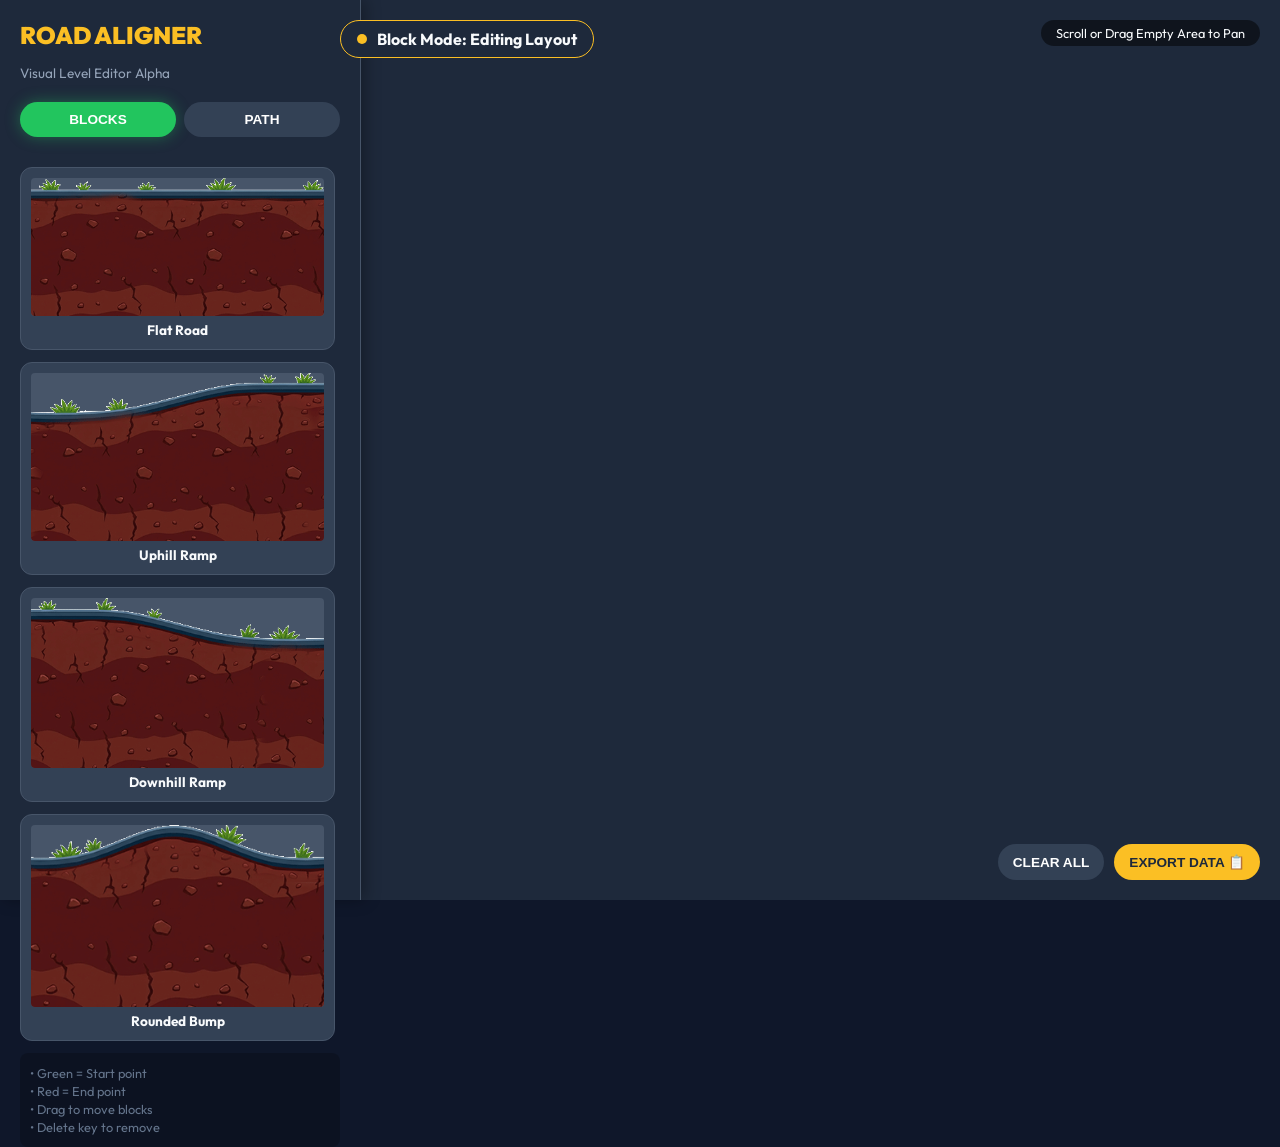
<file: road_aligner.html>
<!DOCTYPE html>
<html lang="en">

<head>
    <meta charset="UTF-8">
    <meta name="viewport" content="width=device-width, initial-scale=1.0">
    <title>Road Aligner Alpha – Senaro Avurudu Game</title>
    <link href="https://fonts.googleapis.com/css2?family=Outfit:wght@300;400;700;900&display=swap" rel="stylesheet">
    <style>
        :root {
            --bg: #0f172a;
            --sidebar-bg: #1e293b;
            --accent: #fbbf24;
            --accent-glow: rgba(251, 191, 36, 0.4);
            --text: #f8fafc;
            --panel: #334155;
            --border: #475569;
        }

        body {
            margin: 0;
            padding: 0;
            background-color: var(--bg);
            color: var(--text);
            font-family: 'Outfit', sans-serif;
            display: flex;
            height: 100vh;
            overflow: hidden;
        }

        /* --- Sidebar --- */
        #sidebar {
            width: 320px;
            background-color: var(--sidebar-bg);
            border-right: 1px solid var(--border);
            display: flex;
            flex-direction: column;
            padding: 20px;
            box-shadow: 4px 0 15px rgba(0, 0, 0, 0.3);
            z-index: 50;
        }

        h1 {
            font-size: 1.5rem;
            font-weight: 900;
            margin: 0;
            color: var(--accent);
            text-transform: uppercase;
        }

        .subtitle {
            font-size: 0.85rem;
            color: #94a3b8;
            margin-bottom: 20px;
        }

        .btn {
            background-color: var(--accent);
            color: #1e293b;
            border: none;
            padding: 10px 15px;
            border-radius: 20px;
            font-weight: 900;
            cursor: pointer;
            transition: all 0.2s;
            text-transform: uppercase;
            font-size: 0.85rem;
            display: flex;
            align-items: center;
            justify-content: center;
            gap: 8px;
        }

        .btn:hover {
            transform: scale(1.02);
            background: #fcd34d;
        }

        .btn.secondary {
            background: var(--panel);
            color: white;
        }

        .btn.active {
            background: #22c55e;
            color: white;
            box-shadow: 0 0 15px rgba(34, 197, 94, 0.4);
        }

        .asset-group {
            flex: 1;
            overflow-y: auto;
            padding-right: 5px;
            margin-top: 10px;
        }

        .asset-card {
            background: var(--panel);
            border: 1px solid var(--border);
            border-radius: 12px;
            padding: 10px;
            margin-bottom: 12px;
            cursor: pointer;
            display: flex;
            flex-direction: column;
            align-items: center;
            transition: 0.2s;
        }

        .asset-card:hover {
            border-color: var(--accent);
        }

        .asset-card img {
            max-width: 100%;
            height: auto;
            border-radius: 4px;
            margin-bottom: 5px;
            background: #475569;
        }

        .asset-card span {
            font-weight: 700;
            font-size: 0.85rem;
        }

        /* --- Workspace --- */
        #workspace-container {
            flex: 1;
            position: relative;
            overflow: auto;
            background-image:
                linear-gradient(rgba(255, 255, 255, 0.03) 1px, transparent 1px),
                linear-gradient(90deg, rgba(255, 255, 255, 0.03) 1px, transparent 1px);
            background-size: 50px 50px;
        }

        #canvas {
            position: absolute;
            background: #1e293b;
            min-width: 55000px;
            min-height: 4000px;
            top: 0;
            left: 0;
        }

        #canvas.path-mode .road-block {
            pointer-events: none;
            opacity: 0.8;
        }

        #path-canvas {
            position: absolute;
            top: 0;
            left: 0;
            pointer-events: none;
            z-index: 100;
        }

        .road-block {
            position: absolute;
            user-select: none;
            cursor: grab;
            filter: drop-shadow(0 4px 8px rgba(0, 0, 0, 0.5));
            pointer-events: auto;
        }

        .road-block.selected {
            outline: 2px solid var(--accent);
            outline-offset: 4px;
            z-index: 10;
        }

        .connector {
            position: absolute;
            width: 10px;
            height: 10px;
            border-radius: 50%;
            transform: translate(-50%, -50%);
            z-index: 15;
            pointer-events: none;
        }

        .start-point {
            background: #22c55e;
        }

        .end-point {
            background: #ef4444;
        }

        .mode-indicator {
            position: fixed;
            top: 20px;
            left: 340px;
            background: var(--sidebar-bg);
            padding: 8px 16px;
            border-radius: 20px;
            border: 1px solid var(--accent);
            font-weight: 700;
            display: flex;
            align-items: center;
            gap: 10px;
            z-index: 100;
        }

        .dot {
            width: 10px;
            height: 10px;
            border-radius: 50%;
        }

        .dot.block {
            background: var(--accent);
        }

        .dot.path {
            background: #22c55e;
        }

        #controls {
            position: fixed;
            bottom: 20px;
            right: 20px;
            display: flex;
            gap: 10px;
            z-index: 1000;
        }

        #export-panel {
            display: none;
            position: fixed;
            top: 50%;
            left: 50%;
            transform: translate(-50%, -50%);
            width: 700px;
            background: var(--sidebar-bg);
            border: 2px solid var(--accent);
            border-radius: 20px;
            padding: 25px;
            z-index: 2000;
            box-shadow: 0 0 100px rgba(0, 0, 0, 0.9);
        }

        #exportText {
            width: 100%;
            height: 350px;
            background: #0f172a;
            color: #22c55e;
            font-family: monospace;
            padding: 10px;
            margin: 15px 0;
            border: 1px solid var(--border);
        }

        .close-btn {
            position: absolute;
            top: 15px;
            right: 20px;
            cursor: pointer;
            font-size: 24px;
        }

        .hint {
            position: fixed;
            top: 20px;
            right: 20px;
            background: rgba(0, 0, 0, 0.5);
            padding: 5px 15px;
            border-radius: 15px;
            font-size: 0.8rem;
            pointer-events: none;
            z-index: 100;
        }
    </style>
</head>

<body>

    <div id="sidebar">
        <h1>Road Aligner</h1>
        <p class="subtitle">Visual Level Editor Alpha</p>

        <div style="display: flex; gap: 8px; margin-bottom: 20px;">
            <button id="btnBlockMode" class="btn active" onclick="setMode('block')" style="flex:1">Blocks</button>
            <button id="btnPathMode" class="btn secondary" onclick="setMode('path')" style="flex:1">Path</button>
        </div>

        <div id="blockControls">
            <div class="asset-group" id="assetList"></div>
        </div>

        <div id="pathControls" style="display:none;">
            <p style="font-size: 0.85rem; color: #94a3b8; margin-bottom: 15px;">Drawing dots defines the physical
                collision surface. Click exactly on the road top.</p>
            <button class="btn secondary" style="width:100%; margin-bottom:10px" onclick="undoPath()">Undo Point
                ↩️</button>
            <button class="btn secondary" style="width:100%" onclick="clearPath()">Clear Path 🗑️</button>
        </div>

        <div
            style="margin-top:auto; font-size: 0.8rem; color: #64748b; background: rgba(0,0,0,0.2); padding: 10px; border-radius: 8px;">
            <p style="margin:2px 0">• Green = Start point</p>
            <p style="margin:2px 0">• Red = End point</p>
            <p style="margin:2px 0">• Drag to move blocks</p>
            <p style="margin:2px 0">• Delete key to remove</p>
        </div>
    </div>

    <div id="workspace-container">
        <div id="canvas">
            <canvas id="path-canvas"></canvas>
        </div>
    </div>

    <div class="mode-indicator" id="modeIndicator">
        <div class="dot block"></div>
        <span>Block Mode: Editing Layout</span>
    </div>

    <div class="hint">Scroll or Drag Empty Area to Pan</div>

    <div id="controls">
        <button class="btn secondary" onclick="clearAll()">Clear All</button>
        <button class="btn" onclick="openExport()">Export Data 📋</button>
    </div>

    <div id="export-panel">
        <span class="close-btn" onclick="closeExport()">&times;</span>
        <h2>Export Level Configuration</h2>
        <p style="font-size: 0.9rem; color: #94a3b8;">Copy this JSON and send it back to Antigravity.</p>
        <textarea id="exportText" readonly></textarea>
        <button class="btn" style="width:100%" onclick="copyExport()">Copy to Clipboard</button>
    </div>

    <script>
        const ASSETS_BASE = 'assets/';
        const BLOCK_SCALE = 0.45;
        const BLOCK_DEFS = {
            flat: { asset: 'road/Flat Road.png', w: 1837, h: 234, sY: 68, eY: 68, label: 'Flat Road' },
            up: { asset: 'road/Uphill Ramp.png', w: 1775, h: 379, sY: 185, eY: 80, label: 'Uphill Ramp' },
            down: { asset: 'road/Downhill Ramp.png', w: 1778, h: 375, sY: 80, eY: 185, label: 'Downhill Ramp' },
            bump: { asset: 'road/Rounded Bump.png', w: 1704, h: 309, sY: 153, eY: 153, label: 'Rounded Bump' }
        };

        const INITIAL_TRACK = [
            { "type": "flat", "x": 8116, "y": 564 },
            { "type": "up", "x": 8940, "y": 500 },
            { "type": "bump", "x": 9700, "y": 450 },
            { "type": "down", "x": 10450, "y": 520 },
            { "type": "flat", "x": 11200, "y": 580 },
            { "type": "up", "x": 12000, "y": 510 },
            { "type": "up", "x": 12800, "y": 440 },
            { "type": "flat", "x": 13600, "y": 440 },
            { "type": "down", "x": 14400, "y": 510 },
            { "type": "bump", "x": 15200, "y": 480 },
            { "type": "flat", "x": 16000, "y": 480 },
            { "type": "up", "x": 16800, "y": 410 },
            { "type": "down", "x": 17600, "y": 480 },
            { "type": "flat", "x": 18400, "y": 480 },
            { "type": "bump", "x": 19200, "y": 430 },
            { "type": "up", "x": 20000, "y": 380 },
            { "type": "down", "x": 20800, "y": 450 },
            { "type": "flat", "x": 21600, "y": 450 },
            { "type": "up", "x": 22400, "y": 380 },
            { "type": "bump", "x": 23200, "y": 330 },
            { "type": "down", "x": 24000, "y": 400 },
            { "type": "flat", "x": 24800, "y": 400 },
            { "type": "up", "x": 25600, "y": 330 },
            { "type": "up", "x": 26400, "y": 260 },
            { "type": "flat", "x": 27200, "y": 260 },
            { "type": "down", "x": 28000, "y": 330 },
            { "type": "bump", "x": 28800, "y": 300 },
            { "type": "flat", "x": 29600, "y": 300 },
            { "type": "up", "x": 30400, "y": 230 },
            { "type": "down", "x": 31200, "y": 300 },
            { "type": "flat", "x": 32000, "y": 300 },
            { "type": "bump", "x": 32800, "y": 250 },
            { "type": "up", "x": 33600, "y": 200 },
            { "type": "down", "x": 34400, "y": 270 },
            { "type": "flat", "x": 35200, "y": 270 },
            { "type": "up", "x": 36000, "y": 200 },
            { "type": "bump", "x": 36800, "y": 150 },
            { "type": "down", "x": 37600, "y": 220 },
            { "type": "flat", "x": 38400, "y": 220 },
            { "type": "up", "x": 39200, "y": 150 },
            { "type": "up", "x": 40000, "y": 80 },
            { "type": "flat", "x": 40800, "y": 80 },
            { "type": "down", "x": 41600, "y": 150 },
            { "type": "bump", "x": 42400, "y": 120 },
            { "type": "flat", "x": 43200, "y": 120 },
            { "type": "up", "x": 44000, "y": 50 },
            { "type": "down", "x": 44800, "y": 120 },
            { "type": "flat", "x": 45600, "y": 120 },
            { "type": "bump", "x": 46400, "y": 70 },
            { "type": "up", "x": 47200, "y": 20 },
            { "type": "down", "x": 48000, "y": 90 },
            { "type": "flat", "x": 48800, "y": 90 },
            { "type": "flat", "x": 49600, "y": 90 },
            { "type": "flat", "x": 50400, "y": 90 },
            { "type": "flat", "x": 51200, "y": 90 }
        ];

        const canvas = document.getElementById('canvas');
        const workspace = document.getElementById('workspace-container');
        const assetList = document.getElementById('assetList');
        const pathCanvas = document.getElementById('path-canvas');
        const pathCtx = pathCanvas.getContext('2d');

        let placedBlocks = [];
        let pathPoints = [
            { "x": 609, "y": 765 }, { "x": 739, "y": 764 }, { "x": 848, "y": 768 }, { "x": 938, "y": 783 },
            { "x": 1011, "y": 803 }, { "x": 1084, "y": 820 }, { "x": 1201, "y": 838 }, { "x": 1315, "y": 841 },
            { "x": 1414, "y": 839 }, { "x": 1414, "y": 838 }, { "x": 1637, "y": 839 }, { "x": 1861, "y": 840 },
            { "x": 1861, "y": 840 }, { "x": 2169, "y": 840 }, { "x": 2299, "y": 839 }, { "x": 2394, "y": 833 },
            { "x": 2477, "y": 820 }, { "x": 2478, "y": 821 }, { "x": 2572, "y": 795 }, { "x": 2663, "y": 774 },
            { "x": 2763, "y": 762 }, { "x": 2879, "y": 762 }, { "x": 2947, "y": 762 }, { "x": 3027, "y": 758 },
            { "x": 3111, "y": 741 }, { "x": 3200, "y": 710 }, { "x": 3253, "y": 696 }, { "x": 3325, "y": 689 },
            { "x": 3386, "y": 702 }, { "x": 3442, "y": 722 }, { "x": 3544, "y": 753 }, { "x": 3618, "y": 762 },
            { "x": 3705, "y": 764 }, { "x": 3800, "y": 764 }, { "x": 3886, "y": 765 }, { "x": 3968, "y": 779 },
            { "x": 4042, "y": 797 }, { "x": 4102, "y": 811 }, { "x": 4104, "y": 811 }, { "x": 4209, "y": 832 },
            { "x": 4304, "y": 839 }, { "x": 4378, "y": 840 }, { "x": 4476, "y": 841 }, { "x": 4576, "y": 835 },
            { "x": 4648, "y": 826 }, { "x": 4739, "y": 803 }, { "x": 4811, "y": 784 }, { "x": 4880, "y": 768 },
            { "x": 4938, "y": 764 }, { "x": 5006, "y": 762 }, { "x": 5044, "y": 760 }, { "x": 5180, "y": 763 },
            { "x": 5408, "y": 762 }, { "x": 5653, "y": 761 }, { "x": 5861, "y": 762 }, { "x": 5942, "y": 761 },
            { "x": 6072, "y": 759 }, { "x": 6188, "y": 746 }, { "x": 6268, "y": 727 }, { "x": 6373, "y": 699 },
            { "x": 6444, "y": 687 }, { "x": 6522, "y": 683 }, { "x": 6592, "y": 682 }, { "x": 6667, "y": 684 },
            { "x": 6771, "y": 680 }, { "x": 6850, "y": 660 }, { "x": 6944, "y": 626 }, { "x": 7031, "y": 609 },
            { "x": 7090, "y": 616 }, { "x": 7157, "y": 637 }, { "x": 7235, "y": 664 }, { "x": 7285, "y": 676 },
            { "x": 7334, "y": 682 }, { "x": 7384, "y": 684 }, { "x": 7463, "y": 684 }, { "x": 7539, "y": 680 },
            { "x": 7634, "y": 675 }, { "x": 7726, "y": 656 }, { "x": 7810, "y": 634 }, { "x": 7882, "y": 616 },
            { "x": 7945, "y": 606 }, { "x": 8050, "y": 603 }, { "x": 8128, "y": 604 }, { "x": 8281, "y": 604 },
            { "x": 8458, "y": 602 }, { "x": 8722, "y": 602 }, { "x": 8857, "y": 604 }, { "x": 8934, "y": 602 }
        ];
        let selectedBlock = null;
        let draggingBlock = null;
        let dragOffX = 0, dragOffY = 0;
        let isPanning = false, panStartX, panStartY, scLeft, scTop;
        let mode = 'block';

        window.onload = () => {
            console.log("Initializing Aligner...");
            for (const [key, d] of Object.entries(BLOCK_DEFS)) {
                const card = document.createElement('div');
                card.className = 'asset-card';
                card.draggable = true;
                card.onclick = () => { if (mode === 'block') addBlock(key); };
                card.ondragstart = (e) => { e.dataTransfer.setData('type', key); };
                card.innerHTML = `<img src="${ASSETS_BASE + d.asset}" draggable="false"><span>${d.label}</span>`;
                assetList.appendChild(card);
            }

            INITIAL_TRACK.forEach(b => addBlock(b.type, b.x, b.y));

            pathCanvas.width = 55000;
            pathCanvas.height = 4000;
            drawPathLine();

            workspace.scrollLeft = 0;
            workspace.scrollTop = 1500;
            console.log("Initialization Done.");
        };

        function setMode(m) {
            mode = m;
            document.getElementById('btnBlockMode').className = 'btn ' + (m === 'block' ? 'active' : 'secondary');
            document.getElementById('btnPathMode').className = 'btn ' + (m === 'path' ? 'active' : 'secondary');
            document.getElementById('blockControls').style.display = m === 'block' ? 'block' : 'none';
            document.getElementById('pathControls').style.display = m === 'path' ? 'block' : 'none';

            const ind = document.getElementById('modeIndicator');
            ind.querySelector('.dot').className = 'dot ' + m;
            ind.querySelector('span').innerText = m === 'block' ? 'Block Mode: Editing Layout' : 'Path Mode: Drawing Collision Line';

            workspace.style.cursor = m === 'block' ? 'grab' : 'crosshair';
            canvas.className = (m === 'path' ? 'path-mode' : '');
            if (m === 'path') selectBlock(null);
        }

        workspace.ondragover = (e) => e.preventDefault();
        workspace.ondrop = (e) => {
            e.preventDefault();
            if (mode !== 'block') return;
            const type = e.dataTransfer.getData('type');
            if (type) {
                const r = canvas.getBoundingClientRect();
                addBlock(type, (e.clientX - r.left), (e.clientY - r.top));
            }
        };

        function addBlock(type, x, y) {
            const def = BLOCK_DEFS[type];
            if (x === undefined) {
                if (placedBlocks.length > 0) {
                    const last = placedBlocks[placedBlocks.length - 1];
                    const lastEnd = last.getEndPoint();
                    x = lastEnd.x; y = lastEnd.y - def.sY * BLOCK_SCALE;
                } else { x = 400; y = 1800; }
            }

            const id = 'block_' + Date.now() + Math.random();
            const el = document.createElement('div');
            el.id = id; el.className = 'road-block';
            el.style.width = (def.w * BLOCK_SCALE) + 'px';
            el.style.height = (def.h * BLOCK_SCALE) + 'px';
            el.style.left = x + 'px'; el.style.top = y + 'px';

            el.innerHTML = `
                <img src="${ASSETS_BASE + def.asset}" style="width:100%; height:100%" draggable="false">
                <div class="connector start-point" style="left:0; top:${def.sY * BLOCK_SCALE}px"></div>
                <div class="connector end-point" style="left:100%; top:${def.eY * BLOCK_SCALE}px"></div>
            `;

            canvas.appendChild(el);
            const block = {
                id, type, el, x, y,
                getStartPoint: () => ({ x: block.x, y: block.y + def.sY * BLOCK_SCALE }),
                getEndPoint: () => ({ x: block.x + def.w * BLOCK_SCALE, y: block.y + def.eY * BLOCK_SCALE })
            };
            placedBlocks.push(block);

            el.onmousedown = (e) => {
                if (mode !== 'block' || e.button !== 0) return;
                draggingBlock = block; selectBlock(block);
                dragOffX = e.clientX - block.x; dragOffY = e.clientY - block.y;
                e.stopPropagation();
            };
            return block;
        }

        window.addEventListener('mousemove', (e) => {
            if (draggingBlock) {
                draggingBlock.x = e.clientX - dragOffX; draggingBlock.y = e.clientY - dragOffY;
                placedBlocks.forEach(other => {
                    if (other.id === draggingBlock.id) return;
                    const otherEnd = other.getEndPoint();
                    const currentStartLoc = { x: draggingBlock.x, y: draggingBlock.y + BLOCK_DEFS[draggingBlock.type].sY * BLOCK_SCALE };
                    if (Math.hypot(otherEnd.x - currentStartLoc.x, otherEnd.y - currentStartLoc.y) < 20) {
                        draggingBlock.x = otherEnd.x; draggingBlock.y = otherEnd.y - BLOCK_DEFS[draggingBlock.type].sY * BLOCK_SCALE;
                    }
                });
                draggingBlock.el.style.left = draggingBlock.x + 'px'; draggingBlock.el.style.top = draggingBlock.y + 'px';
            } else if (isPanning) {
                workspace.scrollLeft = scLeft - (e.clientX - panStartX);
                workspace.scrollTop = scTop - (e.clientY - panStartY);
            }
        });

        window.addEventListener('mouseup', () => { draggingBlock = null; isPanning = false; });

        workspace.onmousedown = (e) => {
            if (e.button === 0) {
                if (mode === 'block') {
                    if (e.target === workspace || e.target === canvas) {
                        isPanning = true; panStartX = e.clientX; panStartY = e.clientY;
                        scLeft = workspace.scrollLeft; scTop = workspace.scrollTop;
                    }
                } else {
                    const r = canvas.getBoundingClientRect();
                    pathPoints.push({ x: Math.round(e.clientX - r.left), y: Math.round(e.clientY - r.top) });
                    pathPoints.sort((a, b) => a.x - b.x);
                    drawPathLine();
                }
            }
        };

        function drawPathLine() {
            pathCtx.clearRect(0, 0, pathCanvas.width, pathCanvas.height);
            if (pathPoints.length < 2) {
                // Just draw the single dot if only one point
                if (pathPoints.length === 1) {
                    pathCtx.fillStyle = '#22c55e';
                    pathCtx.beginPath();
                    pathCtx.arc(pathPoints[0].x, pathPoints[0].y, 6, 0, Math.PI * 2);
                    pathCtx.fill();
                }
                return;
            }

            // 1. Draw the continuous line
            pathCtx.strokeStyle = '#22c55e';
            pathCtx.lineWidth = 10;
            pathCtx.lineCap = 'round';
            pathCtx.lineJoin = 'round';
            pathCtx.beginPath();
            pathCtx.moveTo(pathPoints[0].x, pathPoints[0].y);
            for (let i = 1; i < pathPoints.length; i++) {
                pathCtx.lineTo(pathPoints[i].x, pathPoints[i].y);
            }
            pathCtx.stroke();

            // 2. Overlay dots for each point for better precision
            pathCtx.fillStyle = '#ffffff';
            pathPoints.forEach(p => {
                pathCtx.beginPath();
                pathCtx.arc(p.x, p.y, 4, 0, Math.PI * 2);
                pathCtx.fill();
            });

            // 3. Draw distance markers (Ruler)
            pathCtx.font = 'bold 24px Outfit';
            pathCtx.textAlign = 'center';
            for (let x = 0; x <= 52000; x += 1000) {
                const km = x / 1000;
                const isMilestone = (km % 5 === 0);

                pathCtx.strokeStyle = isMilestone ? '#fbbf24' : '#475569';
                pathCtx.lineWidth = isMilestone ? 4 : 2;

                pathCtx.beginPath();
                pathCtx.moveTo(x, 0);
                pathCtx.lineTo(x, 100);
                pathCtx.stroke();

                if (isMilestone || km % 1 === 0) {
                    pathCtx.fillStyle = isMilestone ? '#fbbf24' : '#94a3b8';
                    pathCtx.fillText(km + ' km', x, 130);
                }

                // Highlight 20km Goal
                if (km === 20) {
                    pathCtx.fillStyle = '#ef4444';
                    pathCtx.fillText('🏁 GOAL (20km)', x, 160);
                    pathCtx.strokeStyle = '#ef4444';
                    pathCtx.lineWidth = 6;
                    pathCtx.beginPath();
                    pathCtx.moveTo(x, 0);
                    pathCtx.lineTo(x, 4000);
                    pathCtx.stroke();
                }
            }
        }
        function undoPath() { pathPoints.pop(); drawPathLine(); }
        function clearPath() { pathPoints = []; drawPathLine(); }
        function selectBlock(b) { if (selectedBlock) selectedBlock.el.classList.remove('selected'); selectedBlock = b; if (b) b.el.classList.add('selected'); }

        window.addEventListener('keydown', (e) => {
            if ((e.key === 'Delete' || e.key === 'Backspace') && selectedBlock && mode === 'block') {
                selectedBlock.el.remove(); placedBlocks = placedBlocks.filter(b => b.id !== selectedBlock.id); selectedBlock = null;
            }
        });

        function clearAll() { if (confirm('Clear all?')) { placedBlocks.forEach(b => b.el.remove()); placedBlocks = []; pathPoints = []; drawPathLine(); selectedBlock = null; } }
        function openExport() {
            const data = placedBlocks.sort((a, b) => a.x - b.x).map(b => ({ type: b.type, x: Math.round(b.x), y: Math.round(b.y) }));
            document.getElementById('exportText').value = JSON.stringify({ TRACK_DATA: data, TRACK_POINTS: pathPoints }, null, 2);
            document.getElementById('export-panel').style.display = 'block';
        }
        function closeExport() { document.getElementById('export-panel').style.display = 'none'; }
        function copyExport() { document.getElementById('exportText').select(); document.execCommand('copy'); alert('Copied!'); }
    </script>
</body>

</html>
</file>
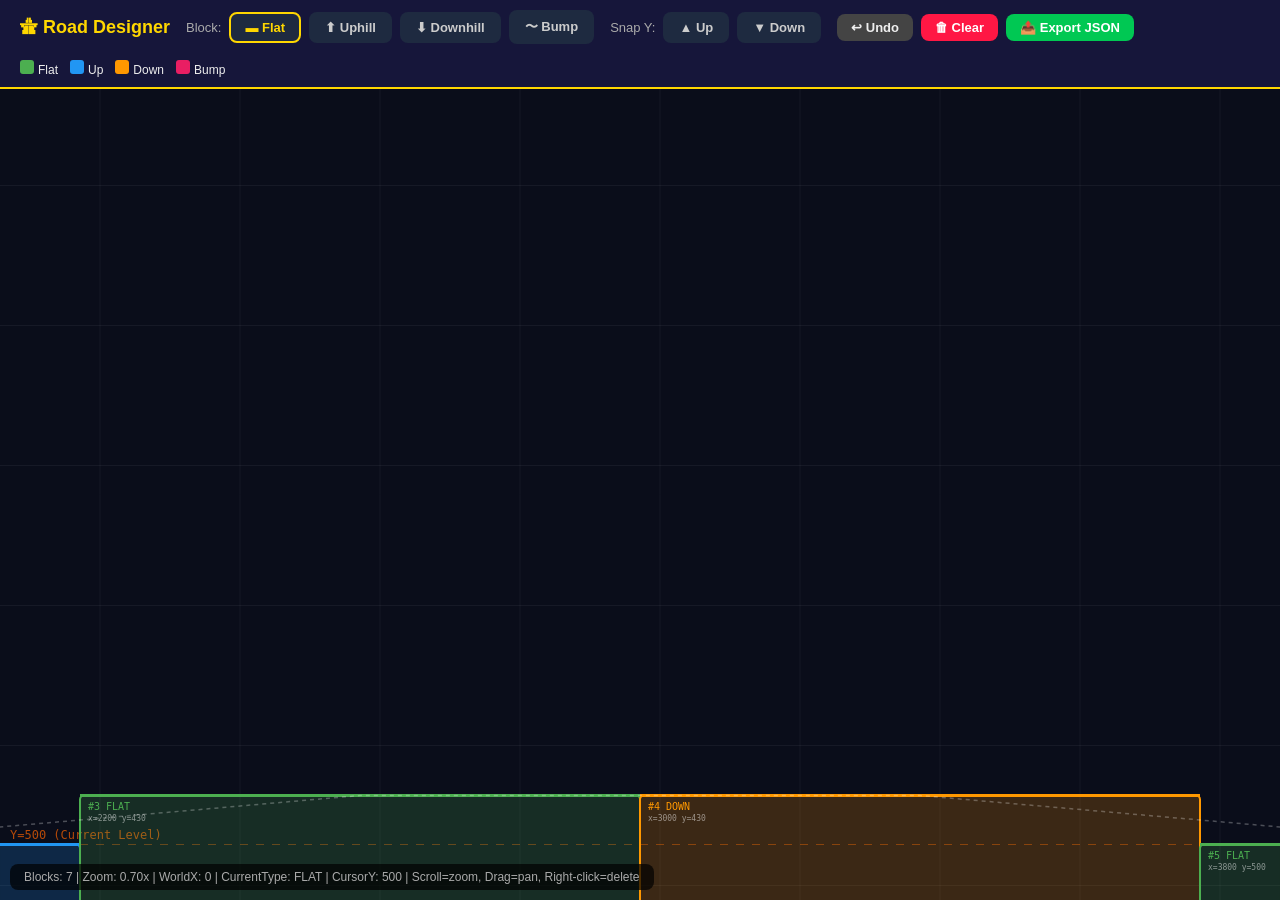
<file: road_designer.html>
<!DOCTYPE html>
<html lang="en">

<head>
    <meta charset="UTF-8">
    <title>🛣 Road Designer – Senaro GN Ride</title>
    <style>
        *,
        *::before,
        *::after {
            box-sizing: border-box;
            margin: 0;
            padding: 0;
        }

        body {
            background: #0d0d20;
            color: #eee;
            font-family: 'Segoe UI', sans-serif;
            display: flex;
            flex-direction: column;
            height: 100vh;
            overflow: hidden;
        }

        header {
            background: #16163a;
            border-bottom: 2px solid #FFD700;
            padding: 10px 20px;
            display: flex;
            align-items: center;
            gap: 16px;
            flex-wrap: wrap;
        }

        header h1 {
            font-size: 18px;
            color: #FFD700;
        }

        .controls {
            display: flex;
            gap: 8px;
            align-items: center;
            flex-wrap: wrap;
        }

        .btn {
            padding: 6px 14px;
            border-radius: 8px;
            border: none;
            font-weight: 700;
            font-size: 13px;
            cursor: pointer;
            transition: all 0.15s;
        }

        .btn-type {
            background: #1e2a40;
            color: #ccc;
            border: 2px solid transparent;
        }

        .btn-type.active {
            border-color: #FFD700;
            color: #FFD700;
        }

        .btn-action {
            background: #FF4500;
            color: #fff;
        }

        .btn-export {
            background: #00C853;
            color: #fff;
        }

        .btn-clear {
            background: #FF1744;
            color: #fff;
        }

        .btn-undo {
            background: #444;
            color: #eee;
        }

        .canvas-wrap {
            flex: 1;
            overflow: hidden;
            position: relative;
        }

        #canvas {
            cursor: crosshair;
            display: block;
        }

        #output {
            position: fixed;
            top: 0;
            left: 0;
            right: 0;
            bottom: 0;
            background: rgba(0, 0, 0, 0.92);
            z-index: 100;
            display: none;
            flex-direction: column;
            align-items: center;
            justify-content: center;
            padding: 30px;
        }

        #output.show {
            display: flex;
        }

        #output h2 {
            color: #FFD700;
            margin-bottom: 14px;
        }

        #output textarea {
            width: 100%;
            max-width: 800px;
            height: 320px;
            font-family: monospace;
            font-size: 12px;
            background: #111;
            color: #4dffaa;
            border: 1px solid #333;
            border-radius: 8px;
            padding: 12px;
            resize: vertical;
        }

        #output .btns {
            margin-top: 14px;
            display: flex;
            gap: 10px;
        }

        .info-bar {
            position: absolute;
            bottom: 10px;
            left: 10px;
            background: rgba(0, 0, 0, 0.7);
            padding: 6px 14px;
            border-radius: 8px;
            font-size: 12px;
            color: #aaa;
            pointer-events: none;
        }

        .legend {
            display: flex;
            gap: 12px;
            align-items: center;
            font-size: 12px;
        }

        .legend-dot {
            width: 14px;
            height: 14px;
            border-radius: 3px;
            display: inline-block;
            margin-right: 4px;
        }
    </style>
</head>

<body>
    <header>
        <h1>🛣 Road Designer</h1>
        <div class="controls">
            <span style="font-size:13px;color:#aaa">Block:</span>
            <button class="btn btn-type active" id="btnFlat" onclick="setType('flat',this)">▬ Flat</button>
            <button class="btn btn-type" id="btnUp" onclick="setType('up',this)">⬆ Uphill</button>
            <button class="btn btn-type" id="btnDown" onclick="setType('down',this)">⬇ Downhill</button>
            <button class="btn btn-type" id="btnBump" onclick="setType('bump',this)">〜 Bump</button>
        </div>
        <div class="controls">
            <span style="font-size:13px;color:#aaa">Snap Y:</span>
            <button class="btn btn-type" onclick="snapY(-20)">▲ Up</button>
            <button class="btn btn-type" onclick="snapY(20)">▼ Down</button>
        </div>
        <div class="controls">
            <button class="btn btn-undo" onclick="undo()">↩ Undo</button>
            <button class="btn btn-clear" onclick="clearAll()">🗑 Clear</button>
            <button class="btn btn-export" onclick="doExport()">📤 Export JSON</button>
        </div>
        <div class="legend">
            <span><span class="legend-dot" style="background:#4CAF50"></span>Flat</span>
            <span><span class="legend-dot" style="background:#2196F3"></span>Up</span>
            <span><span class="legend-dot" style="background:#FF9800"></span>Down</span>
            <span><span class="legend-dot" style="background:#E91E63"></span>Bump</span>
        </div>
    </header>
    <div class="canvas-wrap">
        <canvas id="canvas"></canvas>
        <div class="info-bar" id="infoBar">Click on canvas to place blocks. Scroll to zoom. Right-click to delete.</div>
    </div>

    <!-- Export Modal -->
    <div id="output">
        <h2>📤 Exported TRACK_DATA JSON</h2>
        <p style="color:#aaa;margin-bottom:10px;font-size:13px">Paste this into game.js replacing the <code
                style="color:#FFD700">TRACK_DATA</code> array.</p>
        <textarea id="jsonOut" readonly></textarea>
        <div class="btns">
            <button class="btn btn-export" onclick="copyJSON()">📋 Copy</button>
            <button class="btn btn-undo" onclick="closeExport()">✕ Close</button>
        </div>
    </div>

    <script>
        // ── State ──────────────────────────────────────────────────────
        const BLOCK_W = 800; // pixels per block in world coords
        const BLOCK_H = 170;
        const COLORS = { flat: '#4CAF50', up: '#2196F3', down: '#FF9800', bump: '#E91E63' };
        const LABELS = { flat: 'FLAT', up: 'UPHILL', down: 'DOWN', bump: 'BUMP' };

        let blocks = []; // { type, worldX, worldY }
        let history = []; // undo stack
        let currentType = 'flat';
        let cam = { x: 0, y: 0, zoom: 1 };
        let isDragging = false;
        let dragStart = null;
        let mouseWorldPos = { x: 0, y: 0 };

        const canvas = document.getElementById('canvas');
        const ctx = canvas.getContext('2d');
        const infoBar = document.getElementById('infoBar');

        // ── Global Y cursor for auto-stepping ─────────────────────────
        let cursorY = 500; // default world Y for new blocks

        function resize() {
            canvas.width = canvas.parentElement.clientWidth;
            canvas.height = canvas.parentElement.clientHeight;
            render();
        }

        // ── Coordinates ───────────────────────────────────────────────
        function toWorld(cx, cy) {
            return {
                x: (cx - canvas.width / 2) / cam.zoom + cam.x,
                y: (cy - canvas.height / 2) / cam.zoom + cam.y
            };
        }
        function toCanvas(wx, wy) {
            return {
                x: (wx - cam.x) * cam.zoom + canvas.width / 2,
                y: (wy - cam.y) * cam.zoom + canvas.height / 2
            };
        }

        // ── Block helpers ──────────────────────────────────────────────
        function setType(type, btn) {
            currentType = type;
            document.querySelectorAll('.btn-type').forEach(b => b.classList.remove('active'));
            btn.classList.add('active');
        }

        function snapY(delta) {
            cursorY += delta;
            render();
        }

        function nextX() {
            if (blocks.length === 0) return 600;
            return blocks[blocks.length - 1].worldX + BLOCK_W;
        }

        function placeBlock(worldX) {
            // Snap X to block grid
            const snappedX = Math.round(worldX / BLOCK_W) * BLOCK_W;
            // Check for existing block at this X
            const existing = blocks.findIndex(b => b.worldX === snappedX);
            if (existing !== -1) return;
            history.push(JSON.parse(JSON.stringify(blocks)));
            blocks.push({ type: currentType, worldX: snappedX, worldY: cursorY });
            blocks.sort((a, b) => a.worldX - b.worldX);
            render();
        }

        function deleteBlock(wx) {
            const snappedX = Math.round(wx / BLOCK_W) * BLOCK_W;
            const idx = blocks.findIndex(b => Math.abs(b.worldX - snappedX) < BLOCK_W / 2);
            if (idx !== -1) {
                history.push(JSON.parse(JSON.stringify(blocks)));
                blocks.splice(idx, 1);
                render();
            }
        }

        function undo() {
            if (history.length > 0) {
                blocks = history.pop();
                render();
            }
        }

        function clearAll() {
            if (confirm('Are you sure you want to clear all blocks?')) {
                history.push(JSON.parse(JSON.stringify(blocks)));
                blocks = [];
                render();
            }
        }

        // ── Render ────────────────────────────────────────────────────
        function render() {
            ctx.clearRect(0, 0, canvas.width, canvas.height);

            // Background
            ctx.fillStyle = '#0a0d1a';
            ctx.fillRect(0, 0, canvas.width, canvas.height);

            // Grid
            ctx.save();
            ctx.strokeStyle = 'rgba(255,255,255,0.05)';
            ctx.lineWidth = 1;
            const gridSize = 200 * cam.zoom;
            const startX = ((-cam.x * cam.zoom + canvas.width / 2) % gridSize + canvas.width) % gridSize - gridSize;
            const startY = ((-cam.y * cam.zoom + canvas.height / 2) % gridSize + canvas.height) % gridSize - gridSize;
            for (let gx = startX; gx < canvas.width; gx += gridSize) {
                ctx.beginPath(); ctx.moveTo(gx, 0); ctx.lineTo(gx, canvas.height); ctx.stroke();
            }
            for (let gy = startY; gy < canvas.height; gy += gridSize) {
                ctx.beginPath(); ctx.moveTo(0, gy); ctx.lineTo(canvas.width, gy); ctx.stroke();
            }
            ctx.restore();

            // Horizon line (ground reference)
            const groundY = toCanvas(0, cursorY).y;
            ctx.save();
            ctx.strokeStyle = 'rgba(255, 100, 0, 0.4)';
            ctx.lineWidth = 1;
            ctx.setLineDash([8, 8]);
            ctx.beginPath(); ctx.moveTo(0, groundY); ctx.lineTo(canvas.width, groundY);
            ctx.stroke();
            ctx.setLineDash([]);
            ctx.fillStyle = 'rgba(255,100,0,0.7)'; ctx.font = '12px monospace';
            ctx.fillText(`Y=${cursorY} (Current Level)`, 10, groundY - 6);
            ctx.restore();

            // Draw blocks
            blocks.forEach((b, i) => {
                const cPos = toCanvas(b.worldX, b.worldY);
                const w = BLOCK_W * cam.zoom;
                const h = BLOCK_H * cam.zoom;

                // Block body
                ctx.save();
                ctx.fillStyle = COLORS[b.type] + '33';
                ctx.strokeStyle = COLORS[b.type];
                ctx.lineWidth = 2;
                ctx.beginPath();
                ctx.roundRect(cPos.x, cPos.y, w, h, 4);
                ctx.fill();
                ctx.stroke();

                // Road surface line (top of block)
                ctx.strokeStyle = COLORS[b.type];
                ctx.lineWidth = 3;
                ctx.beginPath();
                ctx.moveTo(cPos.x, cPos.y);
                ctx.lineTo(cPos.x + w, cPos.y);
                ctx.stroke();

                // Label
                if (cam.zoom > 0.4) {
                    ctx.fillStyle = COLORS[b.type];
                    ctx.font = `${Math.max(10, 13 * cam.zoom)}px monospace`;
                    ctx.fillText(`#${i + 1} ${LABELS[b.type]}`, cPos.x + 8, cPos.y + 20 * cam.zoom);
                    ctx.fillStyle = 'rgba(255,255,255,0.5)';
                    ctx.font = `${Math.max(8, 11 * cam.zoom)}px monospace`;
                    ctx.fillText(`x=${b.worldX} y=${b.worldY}`, cPos.x + 8, cPos.y + 36 * cam.zoom);
                }
                ctx.restore();
            });

            // Connect blocks with a surface path
            if (blocks.length > 1) {
                ctx.save();
                ctx.strokeStyle = '#ffffff44';
                ctx.lineWidth = 1.5;
                ctx.setLineDash([4, 4]);
                ctx.beginPath();
                blocks.forEach((b, i) => {
                    const c = toCanvas(b.worldX + BLOCK_W / 2, b.worldY);
                    if (i === 0) ctx.moveTo(c.x, c.y);
                    else ctx.lineTo(c.x, c.y);
                });
                ctx.stroke();
                ctx.setLineDash([]);
                ctx.restore();
            }

            // "Preview" ghost at mouse
            if (!isDragging) {
                const snappedX = Math.round(mouseWorldPos.x / BLOCK_W) * BLOCK_W;
                const cGhost = toCanvas(snappedX, cursorY);
                const w = BLOCK_W * cam.zoom;
                const h = BLOCK_H * cam.zoom;
                ctx.save();
                ctx.fillStyle = COLORS[currentType] + '22';
                ctx.strokeStyle = COLORS[currentType] + '88';
                ctx.lineWidth = 2;
                ctx.setLineDash([6, 4]);
                ctx.beginPath(); ctx.roundRect(cGhost.x, cGhost.y, w, h, 4); ctx.fill(); ctx.stroke();
                ctx.setLineDash([]);
                ctx.restore();
            }

            // Count
            infoBar.textContent = `Blocks: ${blocks.length}  |  Zoom: ${cam.zoom.toFixed(2)}x  |  WorldX: ${Math.round(mouseWorldPos.x)}  |  CurrentType: ${currentType.toUpperCase()}  |  CursorY: ${cursorY}  |  Scroll=zoom, Drag=pan, Right-click=delete`;
        }

        // ── Input ────────────────────────────────────────────────────
        canvas.addEventListener('mousedown', e => {
            if (e.button === 2) {
                const w = toWorld(e.offsetX, e.offsetY);
                deleteBlock(w.x);
                return;
            }
            isDragging = true;
            dragStart = { mx: e.clientX, my: e.clientY, cx: cam.x, cy: cam.y };
        });

        canvas.addEventListener('mousemove', e => {
            mouseWorldPos = toWorld(e.offsetX, e.offsetY);
            if (isDragging && dragStart) {
                const dx = (e.clientX - dragStart.mx) / cam.zoom;
                const dy = (e.clientY - dragStart.my) / cam.zoom;
                cam.x = dragStart.cx - dx;
                cam.y = dragStart.cy - dy;
            }
            render();
        });

        canvas.addEventListener('mouseup', e => {
            if (isDragging && dragStart) {
                const totalMove = Math.abs(e.clientX - dragStart.mx) + Math.abs(e.clientY - dragStart.my);
                if (totalMove < 5) {
                    // It was a click, not a drag
                    const w = toWorld(e.offsetX, e.offsetY);
                    placeBlock(w.x);
                }
            }
            isDragging = false;
            dragStart = null;
        });

        canvas.addEventListener('wheel', e => {
            e.preventDefault();
            const factor = e.deltaY < 0 ? 1.1 : 0.91;
            const worldBefore = toWorld(e.offsetX, e.offsetY);
            cam.zoom = Math.max(0.1, Math.min(4, cam.zoom * factor));
            const worldAfter = toWorld(e.offsetX, e.offsetY);
            cam.x -= (worldAfter.x - worldBefore.x);
            cam.y -= (worldAfter.y - worldBefore.y);
            render();
        }, { passive: false });

        canvas.addEventListener('contextmenu', e => e.preventDefault());

        // ── Export ───────────────────────────────────────────────────
        function doExport() {
            if (blocks.length === 0) { alert('No blocks to export!'); return; }
            const data = blocks.map(b => `  { "type": "${b.type}", "x": ${b.worldX}, "y": ${b.worldY} }`);
            const json = `[\n${data.join(',\n')}\n]`;
            document.getElementById('jsonOut').value = json;
            document.getElementById('output').classList.add('show');
        }

        function copyJSON() {
            const ta = document.getElementById('jsonOut');
            ta.select();
            document.execCommand('copy');
            alert('✅ Copied! Paste into game.js as TRACK_DATA.');
        }

        function closeExport() {
            document.getElementById('output').classList.remove('show');
        }

        // ── Init ──────────────────────────────────────────────────────
        window.addEventListener('resize', resize);
        resize();

        // Load existing TRACK_DATA as starting point
        const initialBlocks = [
            { type: "flat", worldX: 600, worldY: 500 },
            { type: "up", worldX: 1400, worldY: 500 },
            { type: "flat", worldX: 2200, worldY: 430 },
            { type: "down", worldX: 3000, worldY: 430 },
            { type: "flat", worldX: 3800, worldY: 500 },
            { type: "bump", worldX: 4600, worldY: 500 },
            { type: "flat", worldX: 5400, worldY: 500 },
        ];
        blocks = initialBlocks;
        cam.zoom = 0.7;
        cam.x = 3000;
        render();
    </script>
</body>

</html>
</file>
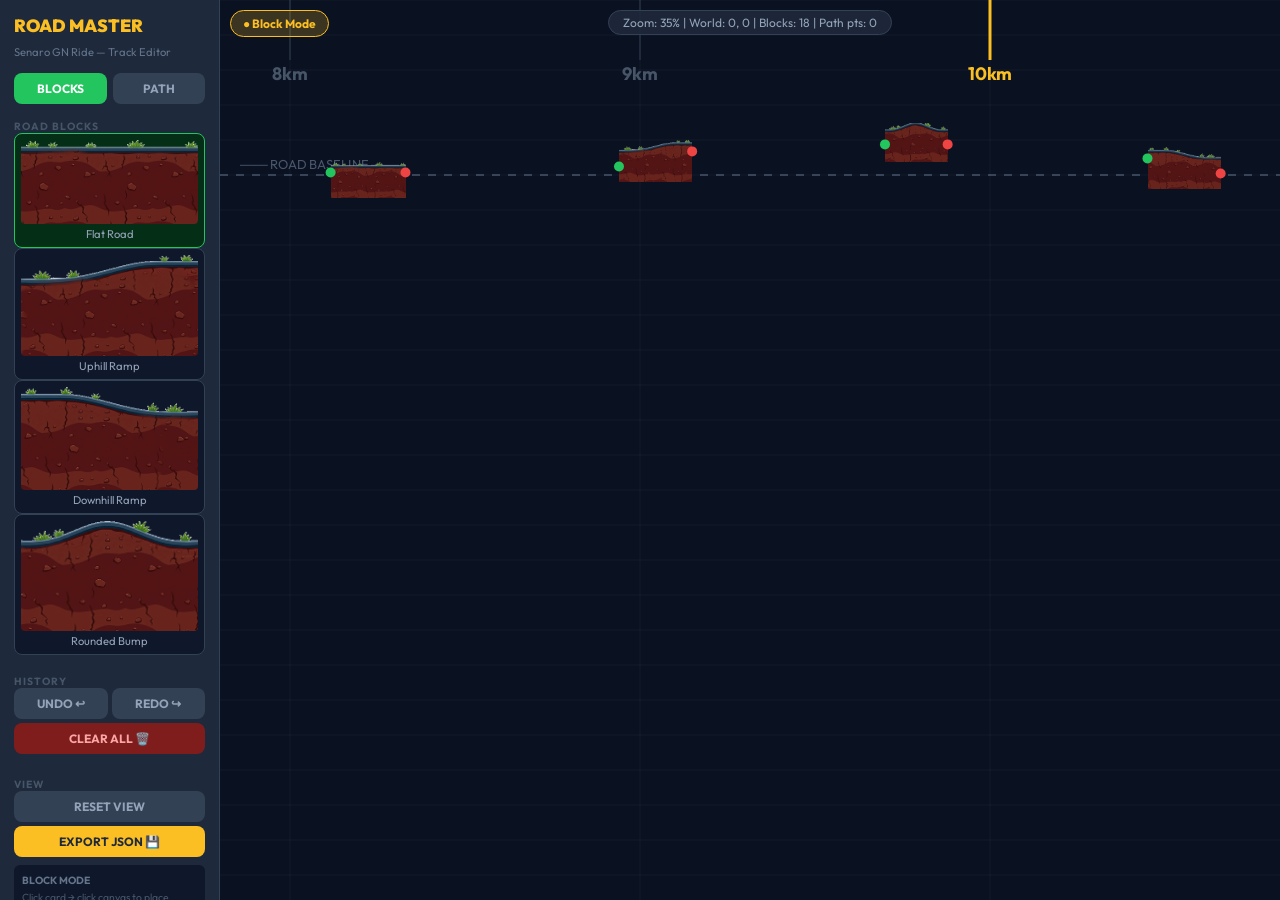
<file: road_master.html>
<!DOCTYPE html>
<html lang="en">

<head>
    <meta charset="UTF-8">
    <title>Road Master – Senaro GN Ride</title>
    <link href="https://fonts.googleapis.com/css2?family=Outfit:wght@400;700;900&display=swap" rel="stylesheet">
    <style>
        * {
            box-sizing: border-box;
            margin: 0;
            padding: 0;
        }

        body {
            display: flex;
            height: 100vh;
            background: #0f172a;
            color: #f8fafc;
            font-family: 'Outfit', sans-serif;
            overflow: hidden;
        }

        #sidebar {
            width: 220px;
            min-width: 220px;
            background: #1e293b;
            border-right: 1px solid #334155;
            display: flex;
            flex-direction: column;
            padding: 14px;
            gap: 8px;
            overflow-y: auto;
            z-index: 10;
        }

        #sidebar h1 {
            font-size: 1.1rem;
            font-weight: 900;
            color: #fbbf24;
            text-transform: uppercase;
        }

        #sidebar .sub {
            font-size: 0.7rem;
            color: #64748b;
            margin-bottom: 6px;
        }

        .mode-btns {
            display: flex;
            gap: 6px;
            margin-bottom: 4px;
        }

        .btn {
            flex: 1;
            padding: 8px 4px;
            border: none;
            border-radius: 8px;
            font-family: inherit;
            font-weight: 700;
            font-size: 0.75rem;
            cursor: pointer;
            text-transform: uppercase;
            background: #334155;
            color: #94a3b8;
            transition: 0.15s;
        }

        .btn.active {
            background: #22c55e;
            color: white;
        }

        .btn.accent {
            background: #fbbf24;
            color: #1e293b;
        }

        .btn.accent:hover {
            background: #fcd34d;
        }

        .btn:hover:not(.active) {
            background: #475569;
            color: white;
        }

        .block-card {
            background: #0f172a;
            border: 1px solid #334155;
            border-radius: 8px;
            padding: 6px;
            cursor: pointer;
            transition: 0.15s;
            text-align: center;
        }

        .block-card:hover {
            border-color: #fbbf24;
        }

        .block-card.selected {
            border-color: #22c55e;
            background: #052e16;
        }

        .block-card img {
            width: 100%;
            height: auto;
            border-radius: 4px;
            display: block;
        }

        .block-card span {
            font-size: 0.7rem;
            color: #94a3b8;
            display: block;
            margin-top: 3px;
        }

        .section-title {
            font-size: 0.65rem;
            font-weight: 700;
            color: #475569;
            text-transform: uppercase;
            letter-spacing: 1px;
            margin-top: 4px;
        }

        .hint-box {
            background: #0f172a;
            border-radius: 6px;
            padding: 8px;
            font-size: 0.65rem;
            color: #475569;
            margin-top: auto;
            line-height: 1.6;
        }

        .hint-box b {
            color: #64748b;
        }

        #canvas-wrap {
            flex: 1;
            position: relative;
            overflow: hidden;
            background: #0a1120;
        }

        #main-canvas {
            display: block;
            width: 100%;
            height: 100%;
            cursor: crosshair;
        }

        #status-bar {
            position: absolute;
            top: 10px;
            left: 50%;
            transform: translateX(-50%);
            background: rgba(30, 41, 59, 0.9);
            border: 1px solid #334155;
            padding: 4px 14px;
            border-radius: 20px;
            font-size: 0.75rem;
            color: #94a3b8;
            pointer-events: none;
        }

        #mode-badge {
            position: absolute;
            top: 10px;
            left: 10px;
            padding: 5px 12px;
            border-radius: 20px;
            font-size: 0.75rem;
            font-weight: 700;
            pointer-events: none;
        }

        #mode-badge.block {
            background: rgba(251, 191, 36, 0.2);
            border: 1px solid #fbbf24;
            color: #fbbf24;
        }

        #mode-badge.path {
            background: rgba(34, 197, 94, 0.2);
            border: 1px solid #22c55e;
            color: #22c55e;
        }

        #export-panel {
            display: none;
            position: fixed;
            top: 50%;
            left: 50%;
            transform: translate(-50%, -50%);
            width: min(700px, 90vw);
            background: #1e293b;
            border: 2px solid #fbbf24;
            border-radius: 16px;
            padding: 20px;
            z-index: 100;
            box-shadow: 0 0 80px rgba(0, 0, 0, 0.8);
        }

        #export-panel h2 {
            color: #fbbf24;
            margin-bottom: 10px;
        }

        #exportText {
            width: 100%;
            height: 320px;
            background: #0f172a;
            color: #4ade80;
            font-family: monospace;
            font-size: 12px;
            padding: 10px;
            border: 1px solid #334155;
            border-radius: 8px;
            resize: none;
        }

        .overlay {
            display: none;
            position: fixed;
            inset: 0;
            background: rgba(0, 0, 0, 0.5);
            z-index: 99;
        }
    </style>
</head>

<body>

    <div id="sidebar">
        <h1>Road Master</h1>
        <p class="sub">Senaro GN Ride — Track Editor</p>

        <div class="mode-btns">
            <button class="btn active" id="btnBlock" onclick="setMode('block')">Blocks</button>
            <button class="btn" id="btnPath" onclick="setMode('path')">Path</button>
        </div>

        <div id="block-panel">
            <p class="section-title">Road Blocks</p>
            <div id="block-cards"></div>
        </div>

        <div id="path-panel" style="display:none;">
            <p class="section-title">Path Tools</p>
            <button class="btn" style="width:100%;margin-bottom:4px" onclick="undoPoint()">Undo Last Point ↩️</button>
            <button class="btn" style="width:100%;margin-bottom:4px" onclick="smoothPath()">Smooth ✨</button>
            <button class="btn" style="width:100%" onclick="clearPath()">Clear Path 🗑️</button>
        </div>

        <div style="margin-top:8px;">
            <p class="section-title">History</p>
            <div style="display:flex;gap:4px;margin-bottom:4px;">
                <button class="btn" style="flex:1" onclick="undo()">Undo ↩</button>
                <button class="btn" style="flex:1" onclick="redo()">Redo ↪</button>
            </div>
            <button class="btn" style="width:100%;margin-bottom:4px;background:#7f1d1d;color:#fca5a5;"
                onclick="clearAll()">Clear All 🗑️</button>
        </div>

        <div style="margin-top:8px;">
            <p class="section-title">View</p>
            <button class="btn" style="width:100%;margin-bottom:4px" onclick="resetView()">Reset View</button>
            <button class="btn accent" style="width:100%;" onclick="openExport()">Export JSON 💾</button>
        </div>

        <div class="hint-box">
            <b>BLOCK MODE</b><br>
            Click card → click canvas to place<br>
            Drag block to move<br>
            Dbl-click = free move<br>
            Del = remove selected<br>
            <br>
            <b>PATH MODE</b><br>
            Click canvas to add points<br>
            ESC = finish / switch mode<br>
            Del = remove last point<br>
            <br>
            <b>NAVIGATION</b><br>
            Mouse Wheel = Zoom<br>
            Middle-drag = Pan<br>
            Right-drag = Pan<br>
            Z = Reset View<br>
            Ctrl+Z = Undo<br>
            Ctrl+Y = Redo
        </div>
    </div>

    <div id="canvas-wrap">
        <canvas id="main-canvas"></canvas>
        <div id="status-bar">Zoom: 100% | World: 0, 0</div>
        <div id="mode-badge" class="block">● Block Mode</div>
    </div>

    <div class="overlay" id="overlay" onclick="closeExport()"></div>
    <div id="export-panel">
        <h2>Export Track Data</h2>
        <p style="color:#64748b;font-size:0.8rem;margin-bottom:10px;">Copy this JSON and update <code>TRACK_DATA</code>
            and <code>TRACK_POINTS</code> in <code>js/game.js</code></p>
        <textarea id="exportText" readonly></textarea>
        <div style="display:flex;gap:8px;margin-top:10px;">
            <button class="btn accent" style="flex:1" onclick="copyExport()">Copy to Clipboard 📋</button>
            <button class="btn" style="flex:1" onclick="closeExport()">Close</button>
        </div>
    </div>

    <script>
        // ============================================================
        // CONFIGURATION
        // ============================================================
        const ASSETS = 'assets/';
        const SCALE = 0.5; // draw scale for 428px assets → ~214px wide

        const BLOCK_DEFS = {
            flat: { src: 'road/Flat Road.png', w: 428, h: 202, sY: 58, eY: 58 },
            up: { src: 'road/Uphill Ramp.png', w: 418, h: 240, sY: 151, eY: 65 },
            down: { src: 'road/Downhill Ramp.png', w: 418, h: 242, sY: 65, eY: 151 },
            bump: { src: 'road/Rounded Bump.png', w: 358, h: 223, sY: 125, eY: 125 }
        };

        // Pre-load images
        const IMG = {};
        for (const [k, d] of Object.entries(BLOCK_DEFS)) {
            IMG[k] = new Image();
            IMG[k].src = ASSETS + d.src;
            IMG[k].onload = () => render();
        }

        // ============================================================
        // STATE
        // ============================================================
        let cam = { x: -100, y: -200, zoom: 0.5 }; // camera: world coords of top-left corner / zoom factor
        let mode = 'block'; // 'block' | 'path'
        let selectedBlockType = 'flat';
        let blocks = []; // { type, x, y, unlocked }
        let pathPoints = []; // { x, y } in world coordinates
        let selectedBlock = null;
        let dragging = null; // { block, offX, offY }
        let panning = false;
        let panStart = { mx: 0, my: 0, cx: 0, cy: 0 };
        let mouseWorld = { x: 0, y: 0 };
        let cachedSpline = [];
        let splineDirty = true;

        // Undo/Redo History
        const MAX_HISTORY = 50;
        let history = []; // stack of {blocks, pathPoints} snapshots
        let historyIndex = -1;

        function saveState() {
            // Remove any future states beyond current index
            history.splice(historyIndex + 1);
            history.push({
                blocks: JSON.parse(JSON.stringify(blocks)),
                pathPoints: JSON.parse(JSON.stringify(pathPoints))
            });
            if (history.length > MAX_HISTORY) history.shift();
            historyIndex = history.length - 1;
        }

        function undo() {
            if (historyIndex <= 0) return;
            historyIndex--;
            const s = history[historyIndex];
            blocks = JSON.parse(JSON.stringify(s.blocks));
            pathPoints = JSON.parse(JSON.stringify(s.pathPoints));
            selectedBlock = null; dragging = null; splineDirty = true;
            render();
        }

        function redo() {
            if (historyIndex >= history.length - 1) return;
            historyIndex++;
            const s = history[historyIndex];
            blocks = JSON.parse(JSON.stringify(s.blocks));
            pathPoints = JSON.parse(JSON.stringify(s.pathPoints));
            selectedBlock = null; dragging = null; splineDirty = true;
            render();
        }

        function clearAll() {
            if (!confirm('Clear ALL blocks and path points?')) return;
            saveState();
            blocks = []; pathPoints = []; cachedSpline = [];
            selectedBlock = null; splineDirty = true;
            render();
        }

        // ============================================================
        // CANVAS SETUP
        // ============================================================
        const canvas = document.getElementById('main-canvas');
        const ctx = canvas.getContext('2d');

        function resize() {
            canvas.width = canvas.offsetWidth;
            canvas.height = canvas.offsetHeight;
            render();
        }
        window.addEventListener('resize', resize);

        // ============================================================
        // CAMERA UTILS
        // ============================================================
        // Convert screen coords → world coords
        function toWorld(sx, sy) {
            return {
                x: sx / cam.zoom + cam.x,
                y: sy / cam.zoom + cam.y
            };
        }

        // Convert world coords → screen coords
        function toScreen(wx, wy) {
            return {
                x: (wx - cam.x) * cam.zoom,
                y: (wy - cam.y) * cam.zoom
            };
        }

        // ============================================================
        // BLOCK HELPERS
        // ============================================================
        function blockBW(b) { return BLOCK_DEFS[b.type].w * SCALE; }
        function blockBH(b) { return BLOCK_DEFS[b.type].h * SCALE; }
        function blockStartY(b) { return b.y + BLOCK_DEFS[b.type].sY * SCALE; }
        function blockEndX(b) { return b.x + BLOCK_DEFS[b.type].w * SCALE; }
        function blockEndY(b) { return b.y + BLOCK_DEFS[b.type].eY * SCALE; }

        function hitTest(b, wx, wy) {
            return wx >= b.x && wx <= b.x + blockBW(b) &&
                wy >= b.y && wy <= b.y + blockBH(b);
        }

        // ============================================================
        // RENDER
        // ============================================================
        function render() {
            const W = canvas.width, H = canvas.height;
            ctx.clearRect(0, 0, W, H);

            ctx.save();
            // Apply camera transform: world → screen
            ctx.translate(-cam.x * cam.zoom, -cam.y * cam.zoom);
            ctx.scale(cam.zoom, cam.zoom);

            const vL = cam.x;
            const vR = cam.x + W / cam.zoom;
            const vT = cam.y;
            const vB = cam.y + H / cam.zoom;

            // ---- Grid ----
            const gridStep = 1000;
            ctx.strokeStyle = 'rgba(255,255,255,0.04)';
            ctx.lineWidth = 1 / cam.zoom;
            for (let gx = Math.floor(vL / gridStep) * gridStep; gx < vR; gx += gridStep) {
                ctx.beginPath(); ctx.moveTo(gx, vT); ctx.lineTo(gx, vB); ctx.stroke();
            }
            for (let gy = Math.floor(vT / 100) * 100; gy < vB; gy += 100) {
                ctx.beginPath(); ctx.moveTo(vL, gy); ctx.lineTo(vR, gy); ctx.stroke();
            }

            // ---- Baseline guide ----
            const baseY = 600;
            ctx.strokeStyle = 'rgba(100,116,139,0.5)';
            ctx.lineWidth = 2 / cam.zoom;
            ctx.setLineDash([8 / cam.zoom, 8 / cam.zoom]);
            ctx.beginPath(); ctx.moveTo(vL, baseY); ctx.lineTo(vR, baseY); ctx.stroke();
            ctx.setLineDash([]);
            ctx.fillStyle = 'rgba(100,116,139,0.7)';
            ctx.font = `${13 / cam.zoom}px Outfit`;
            ctx.fillText('─── ROAD BASELINE ───', vL + 20 / cam.zoom, baseY - 6 / cam.zoom);

            // ---- Distance Ruler ----
            const tickStep = 1000; // 1km
            ctx.font = `bold ${18 / cam.zoom}px Outfit`;
            ctx.textAlign = 'center';
            for (let x = Math.floor(vL / tickStep) * tickStep; x <= vR + tickStep; x += tickStep) {
                const km = x / 1000;
                if (km < 0 || km > 65) continue;
                const major = km % 5 === 0;
                ctx.strokeStyle = major ? '#fbbf24' : '#334155';
                ctx.lineWidth = (major ? 3 : 1) / cam.zoom;
                ctx.beginPath(); ctx.moveTo(x, vT); ctx.lineTo(x, vT + 60 / cam.zoom); ctx.stroke();

                ctx.fillStyle = major ? '#fbbf24' : '#475569';
                ctx.fillText(km + 'km', x, vT + 80 / cam.zoom);

                // Start line
                if (km === 0) {
                    ctx.strokeStyle = 'rgba(34,197,94,0.7)'; ctx.lineWidth = 8 / cam.zoom;
                    ctx.beginPath(); ctx.moveTo(x, vT); ctx.lineTo(x, vB); ctx.stroke();
                    ctx.fillStyle = '#22c55e'; ctx.textAlign = 'left';
                    ctx.fillText('🚀 START', x + 20 / cam.zoom, vT + 110 / cam.zoom);
                    ctx.textAlign = 'center';
                }
                // Goal line
                if (km === 20) {
                    ctx.strokeStyle = 'rgba(239,68,68,0.7)'; ctx.lineWidth = 8 / cam.zoom;
                    ctx.beginPath(); ctx.moveTo(x, vT); ctx.lineTo(x, vB); ctx.stroke();
                    ctx.fillStyle = '#ef4444'; ctx.textAlign = 'left';
                    ctx.fillText('🏁 GOAL 20km', x + 20 / cam.zoom, vT + 110 / cam.zoom);
                    ctx.textAlign = 'center';
                }
            }

            // ---- Road Blocks ----
            for (const b of blocks) {
                const bx = b.x, by = b.y;
                const bw = blockBW(b), bh = blockBH(b);
                // Cull off-screen
                if (bx + bw < vL || bx > vR || by + bh < vT || by > vB) continue;

                const img = IMG[b.type];
                if (img.complete && img.naturalWidth > 0) {
                    ctx.drawImage(img, bx, by, bw, bh);
                } else {
                    ctx.fillStyle = '#334155';
                    ctx.fillRect(bx, by, bw, bh);
                }

                // Selection indicator
                if (b === selectedBlock) {
                    ctx.strokeStyle = '#fbbf24';
                    ctx.lineWidth = 3 / cam.zoom;
                    ctx.setLineDash([6 / cam.zoom, 3 / cam.zoom]);
                    ctx.strokeRect(bx, by, bw, bh);
                    ctx.setLineDash([]);
                }
                // Unlocked indicator
                if (b.unlocked) {
                    ctx.strokeStyle = '#34d399';
                    ctx.lineWidth = 2 / cam.zoom;
                    ctx.setLineDash([4 / cam.zoom, 4 / cam.zoom]);
                    ctx.strokeRect(bx - 2 / cam.zoom, by - 2 / cam.zoom, bw + 4 / cam.zoom, bh + 4 / cam.zoom);
                    ctx.setLineDash([]);
                }

                // Connector dots
                ctx.fillStyle = '#22c55e';
                ctx.beginPath(); ctx.arc(bx, blockStartY(b), 5 / cam.zoom, 0, Math.PI * 2); ctx.fill();
                ctx.fillStyle = '#ef4444';
                ctx.beginPath(); ctx.arc(blockEndX(b), blockEndY(b), 5 / cam.zoom, 0, Math.PI * 2); ctx.fill();
            }

            // ---- Physics Path ----
            if (pathPoints.length >= 2) {
                if (splineDirty) { cachedSpline = catmullRom(pathPoints); splineDirty = false; }

                ctx.strokeStyle = '#22c55e';
                ctx.lineWidth = 3 / cam.zoom;
                ctx.lineCap = 'round'; ctx.lineJoin = 'round';
                ctx.beginPath();
                ctx.moveTo(cachedSpline[0].x, cachedSpline[0].y);
                for (let i = 1; i < cachedSpline.length; i++) {
                    ctx.lineTo(cachedSpline[i].x, cachedSpline[i].y);
                }
                ctx.stroke();
            }

            // Path anchor dots
            ctx.fillStyle = '#fff';
            for (const p of pathPoints) {
                ctx.beginPath(); ctx.arc(p.x, p.y, 4 / cam.zoom, 0, Math.PI * 2); ctx.fill();
                ctx.strokeStyle = '#22c55e'; ctx.lineWidth = 1.5 / cam.zoom;
                ctx.stroke();
            }

            // Real-time preview line (last point → mouse)
            if (mode === 'path' && pathPoints.length > 0) {
                const last = pathPoints[pathPoints.length - 1];
                ctx.strokeStyle = 'rgba(34,197,94,0.5)';
                ctx.lineWidth = 2 / cam.zoom;
                ctx.setLineDash([8 / cam.zoom, 6 / cam.zoom]);
                ctx.beginPath();
                ctx.moveTo(last.x, last.y);
                ctx.lineTo(mouseWorld.x, mouseWorld.y);
                ctx.stroke();
                ctx.setLineDash([]);
            }

            ctx.restore();

            // ---- Status Bar ----
            document.getElementById('status-bar').textContent =
                `Zoom: ${Math.round(cam.zoom * 100)}% | World: ${Math.round(mouseWorld.x)}, ${Math.round(mouseWorld.y)} | Blocks: ${blocks.length} | Path pts: ${pathPoints.length}`;
        }

        // ============================================================
        // CATMULL-ROM SPLINE
        // ============================================================
        function catmullRom(pts, tension = 0.5, segs = 20) {
            const out = [];
            const p = [pts[0], ...pts, pts[pts.length - 1]];
            for (let i = 1; i < p.length - 2; i++) {
                for (let t = 0; t <= segs; t++) {
                    const st = t / segs;
                    const st2 = st * st, st3 = st2 * st;
                    const c1 = 2 * st3 - 3 * st2 + 1, c2 = -2 * st3 + 3 * st2;
                    const c3 = st3 - 2 * st2 + st, c4 = st3 - st2;
                    const tx = (p[i + 1].x - p[i - 1].x) * tension, tx2 = (p[i + 2].x - p[i].x) * tension;
                    const ty = (p[i + 1].y - p[i - 1].y) * tension, ty2 = (p[i + 2].y - p[i].y) * tension;
                    out.push({
                        x: c1 * p[i].x + c2 * p[i + 1].x + c3 * tx + c4 * tx2,
                        y: c1 * p[i].y + c2 * p[i + 1].y + c3 * ty + c4 * ty2
                    });
                }
            }
            return out;
        }

        // ============================================================
        // UI SETUP – Sidebar block cards
        // ============================================================
        const blockCardsEl = document.getElementById('block-cards');
        for (const [key, d] of Object.entries(BLOCK_DEFS)) {
            const card = document.createElement('div');
            card.className = 'block-card' + (key === 'flat' ? ' selected' : '');
            card.id = 'card-' + key;
            card.innerHTML = `<img src="${ASSETS + d.src}"><span>${d.src.replace('road/', '').replace('.png', '')}</span>`;
            card.onclick = () => {
                selectedBlockType = key;
                document.querySelectorAll('.block-card').forEach(c => c.classList.remove('selected'));
                card.classList.add('selected');
                if (mode !== 'block') setMode('block');
            };
            blockCardsEl.appendChild(card);
        }

        // ============================================================
        // MODE
        // ============================================================
        function setMode(m) {
            mode = m;
            document.getElementById('btnBlock').className = 'btn' + (m === 'block' ? ' active' : '');
            document.getElementById('btnPath').className = 'btn' + (m === 'path' ? ' active' : '');
            document.getElementById('block-panel').style.display = m === 'block' ? 'block' : 'none';
            document.getElementById('path-panel').style.display = m === 'path' ? 'block' : 'none';
            const badge = document.getElementById('mode-badge');
            badge.className = 'mode-badge ' + m;
            badge.textContent = m === 'block' ? '● Block Mode' : '● Path Mode';
            if (m === 'block') { selectedBlock = null; }
            render();
        }

        // ============================================================
        // BLOCK SNAP — snap start of moving block to end of nearest block
        // ============================================================
        function snapBlock(b) {
            if (b.unlocked) return;
            const bsY = blockStartY(b);
            for (const other of blocks) {
                if (other === b || other.unlocked) continue;
                const ex = blockEndX(other), ey = blockEndY(other);
                const dist = Math.hypot(b.x - ex, bsY - ey);
                if (dist < 40) {
                    b.x = ex;
                    b.y = ey - BLOCK_DEFS[b.type].sY * SCALE;
                    return;
                }
            }
        }

        // ============================================================
        // CANVAS EVENTS
        // ============================================================
        function getCanvasXY(e) {
            const r = canvas.getBoundingClientRect();
            return { sx: e.clientX - r.left, sy: e.clientY - r.top };
        }

        canvas.addEventListener('mousedown', (e) => {
            const { sx, sy } = getCanvasXY(e);
            const w = toWorld(sx, sy);

            if (e.button === 1) { // Middle mouse pan
                e.preventDefault();
                panning = true;
                panStart = { mx: e.clientX, my: e.clientY, cx: cam.x, cy: cam.y };
                return;
            }

            if (e.button === 2) { // Right-click pan
                panning = true;
                panStart = { mx: e.clientX, my: e.clientY, cx: cam.x, cy: cam.y };
                e.preventDefault();
                return;
            }

            if (e.button === 0) {
                if (mode === 'block') {
                    // Check if clicking on an existing block (pick to drag)
                    let hit = null;
                    for (let i = blocks.length - 1; i >= 0; i--) {
                        if (hitTest(blocks[i], w.x, w.y)) { hit = blocks[i]; break; }
                    }
                    if (hit) {
                        saveState();
                        dragging = { block: hit, offX: w.x - hit.x, offY: w.y - hit.y };
                        selectedBlock = hit;
                    } else {
                        // Place new block
                        saveState();
                        const def = BLOCK_DEFS[selectedBlockType];
                        const newBlock = {
                            type: selectedBlockType,
                            x: w.x - def.w * SCALE / 2,
                            y: w.y - def.sY * SCALE,
                            unlocked: false
                        };
                        blocks.push(newBlock);
                        snapBlock(newBlock);
                        selectedBlock = newBlock;
                    }
                } else { // path mode
                    saveState();
                    pathPoints.push({ x: w.x, y: w.y });
                    pathPoints.sort((a, b) => a.x - b.x);
                    splineDirty = true;
                }
                render();
            }
        });

        canvas.addEventListener('dblclick', (e) => {
            if (mode !== 'block') return;
            const { sx, sy } = getCanvasXY(e);
            const w = toWorld(sx, sy);
            for (let i = blocks.length - 1; i >= 0; i--) {
                if (hitTest(blocks[i], w.x, w.y)) {
                    blocks[i].unlocked = !blocks[i].unlocked;
                    render();
                    break;
                }
            }
        });

        canvas.addEventListener('mousemove', (e) => {
            const { sx, sy } = getCanvasXY(e);
            mouseWorld = toWorld(sx, sy);

            if (panning) {
                cam.x = panStart.cx - (e.clientX - panStart.mx) / cam.zoom;
                cam.y = panStart.cy - (e.clientY - panStart.my) / cam.zoom;
                render();
                return;
            }

            if (dragging) {
                dragging.block.x = mouseWorld.x - dragging.offX;
                dragging.block.y = mouseWorld.y - dragging.offY;
                snapBlock(dragging.block);
                if (dragging.block.unlocked) {
                    dragging.block.x = mouseWorld.x - dragging.offX;
                    dragging.block.y = mouseWorld.y - dragging.offY;
                }
                render();
                return;
            }

            if (mode === 'path') render(); // Realtime preview
            else {
                // Hover update for status bar
                document.getElementById('status-bar').textContent =
                    `Zoom: ${Math.round(cam.zoom * 100)}% | World: ${Math.round(mouseWorld.x)}, ${Math.round(mouseWorld.y)} | Blocks: ${blocks.length} | Path pts: ${pathPoints.length}`;
            }
        });

        canvas.addEventListener('mouseup', (e) => {
            if (dragging) {
                snapBlock(dragging.block);
                dragging = null;
                render();
            }
            panning = false;
        });

        canvas.addEventListener('contextmenu', e => e.preventDefault());

        // Zoom with mouse wheel — zoom toward cursor position
        canvas.addEventListener('wheel', (e) => {
            e.preventDefault();
            const { sx, sy } = getCanvasXY(e);
            const wBefore = toWorld(sx, sy);

            const factor = e.deltaY < 0 ? 1.1 : 0.9;
            cam.zoom = Math.max(0.05, Math.min(5, cam.zoom * factor));

            // Adjust cam so world point under cursor stays put
            cam.x = wBefore.x - sx / cam.zoom;
            cam.y = wBefore.y - sy / cam.zoom;

            render();
        }, { passive: false });

        // ============================================================
        // KEYBOARD SHORTCUTS
        // ============================================================
        window.addEventListener('keydown', (e) => {
            if (document.getElementById('export-panel').style.display === 'block') return;

            // Undo / Redo
            if ((e.ctrlKey || e.metaKey) && e.key === 'z') { e.preventDefault(); undo(); return; }
            if ((e.ctrlKey || e.metaKey) && (e.key === 'y' || e.key === 'Y')) { e.preventDefault(); redo(); return; }

            if (e.key === 'Escape') { setMode('block'); }
            if (e.key === 'Enter') { openExport(); }
            if (e.key === 'z' || e.key === 'Z') { if (!e.ctrlKey && !e.metaKey) resetView(); }

            if (e.key === 'Delete' || e.key === 'Backspace') {
                if (mode === 'block' && selectedBlock) {
                    saveState();
                    blocks = blocks.filter(b => b !== selectedBlock);
                    selectedBlock = null;
                    render();
                } else if (mode === 'path') {
                    saveState();
                    pathPoints.pop();
                    splineDirty = true;
                    render();
                }
            }
            if (e.key === 's' || e.key === 'S') {
                if (mode === 'path') smoothPath();
            }
        });

        // ============================================================
        // PATH TOOLS
        // ============================================================
        function undoPoint() { saveState(); pathPoints.pop(); splineDirty = true; render(); }
        function clearPath() {
            if (confirm('Clear all path points?')) {
                saveState();
                pathPoints = []; cachedSpline = []; splineDirty = true; render();
            }
        }
        function smoothPath() {
            if (pathPoints.length < 3) return;
            saveState();
            const n = [pathPoints[0]];
            for (let i = 1; i < pathPoints.length - 1; i++) {
                n.push({ x: pathPoints[i].x, y: (pathPoints[i - 1].y + pathPoints[i].y + pathPoints[i + 1].y) / 3 });
            }
            n.push(pathPoints[pathPoints.length - 1]);
            pathPoints = n; splineDirty = true; render();
        }

        // ============================================================
        // VIEW
        // ============================================================
        function resetView() {
            cam = { x: -100, y: 0, zoom: 0.5 };
            render();
        }

        // ============================================================
        // EXPORT
        // ============================================================
        function openExport() {
            const data = {
                TRACK_DATA: blocks.sort((a, b) => a.x - b.x).map(b => ({ type: b.type, x: Math.round(b.x), y: Math.round(b.y) })),
                TRACK_POINTS: pathPoints.map(p => ({ x: Math.round(p.x), y: Math.round(p.y) }))
            };
            document.getElementById('exportText').value = JSON.stringify(data, null, 2);
            document.getElementById('export-panel').style.display = 'block';
            document.getElementById('overlay').style.display = 'block';
        }
        function closeExport() {
            document.getElementById('export-panel').style.display = 'none';
            document.getElementById('overlay').style.display = 'none';
        }
        function copyExport() {
            document.getElementById('exportText').select();
            document.execCommand('copy');
            alert('Copied to clipboard!');
        }

        // ============================================================
        // INITIAL BLOCKS (Existing track data)
        // ============================================================
        const INITIAL_BLOCKS = [
            { "type": "flat", "x": 8116, "y": 564 }, { "type": "up", "x": 8940, "y": 500 }, { "type": "bump", "x": 9700, "y": 450 },
            { "type": "down", "x": 10450, "y": 520 }, { "type": "flat", "x": 11200, "y": 580 }, { "type": "up", "x": 12000, "y": 510 },
            { "type": "up", "x": 12800, "y": 440 }, { "type": "flat", "x": 13600, "y": 440 }, { "type": "down", "x": 14400, "y": 510 },
            { "type": "bump", "x": 15200, "y": 480 }, { "type": "flat", "x": 16000, "y": 480 }, { "type": "up", "x": 16800, "y": 410 },
            { "type": "down", "x": 17600, "y": 480 }, { "type": "flat", "x": 18400, "y": 480 }, { "type": "bump", "x": 19200, "y": 430 },
            { "type": "up", "x": 20000, "y": 380 }, { "type": "down", "x": 20800, "y": 450 }, { "type": "flat", "x": 21600, "y": 450 }
        ];
        blocks = INITIAL_BLOCKS.map(b => ({ ...b, unlocked: false }));

        // ============================================================
        // INIT
        // ============================================================
        resize();
        // Scroll to road start
        cam.x = 7800; cam.y = 100; cam.zoom = 0.35;
        render();
    </script>
</body>

</html>
</file>
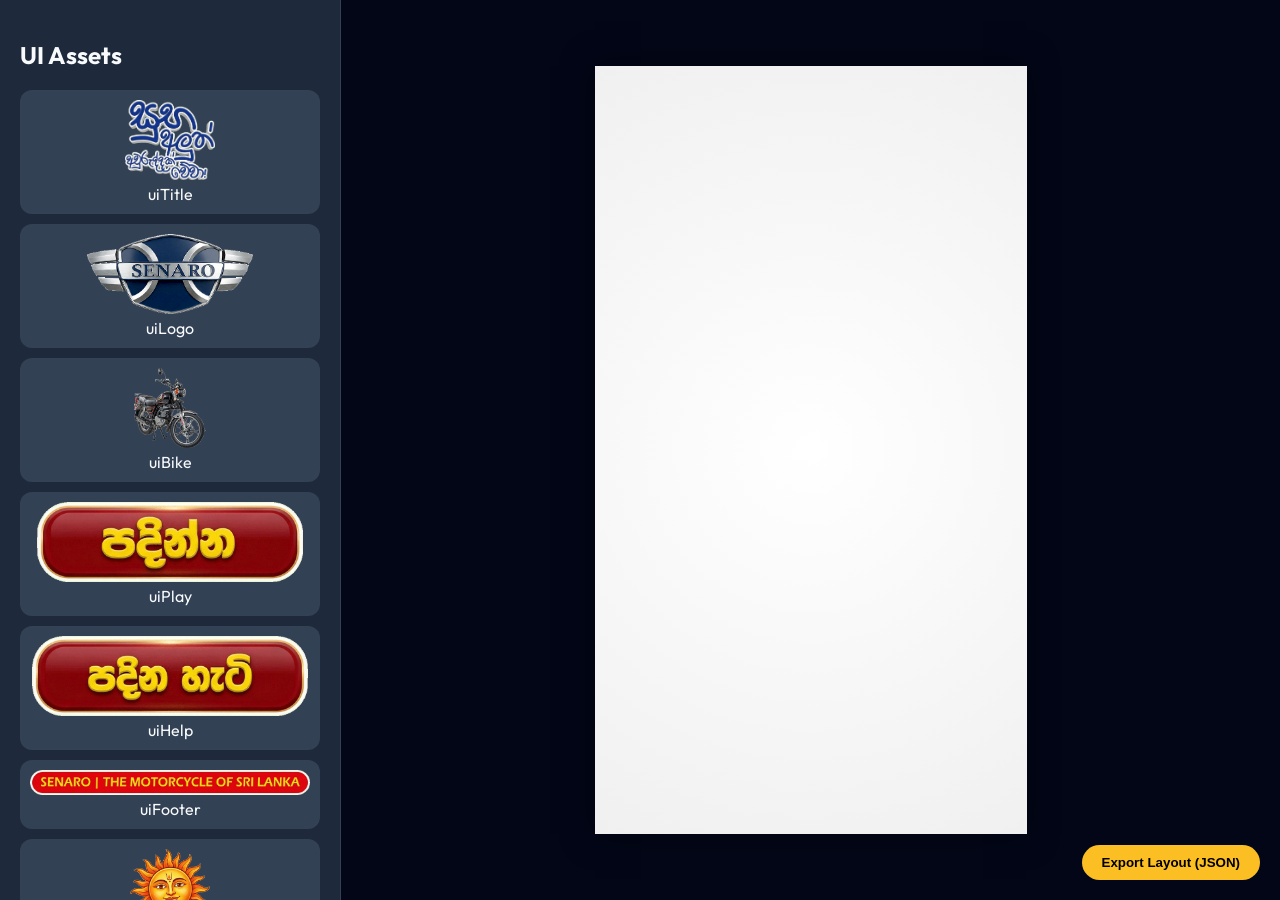
<file: ui_designer.html>
<!DOCTYPE html>
<html lang="en">

<head>
    <meta charset="UTF-8">
    <meta name="viewport" content="width=device-width, initial-scale=1.0">
    <title>Home UI Designer – Senaro Avurudu Game</title>
    <link href="https://fonts.googleapis.com/css2?family=Outfit:wght@400;700;900&display=swap" rel="stylesheet">
    <style>
        :root {
            --bg: #0f172a;
            --sidebar: #1e293b;
            --accent: #fbbf24;
            --text: #f8fafc;
        }

        body {
            margin: 0;
            display: flex;
            height: 100vh;
            background: var(--bg);
            color: var(--text);
            font-family: 'Outfit', sans-serif;
            overflow: hidden;
        }

        #sidebar {
            width: 300px;
            background: var(--sidebar);
            border-right: 1px solid #334155;
            padding: 20px;
            display: flex;
            flex-direction: column;
            overflow-y: auto;
        }

        .asset-card {
            background: #334155;
            border-radius: 12px;
            padding: 10px;
            margin-bottom: 10px;
            cursor: pointer;
            text-align: center;
            transition: 0.2s;
        }

        .asset-card:hover {
            border: 2px solid var(--accent);
        }

        .asset-card img {
            max-width: 100%;
            max-height: 80px;
            pointer-events: none;
        }

        #canvas-area {
            flex: 1;
            display: flex;
            align-items: center;
            justify-content: center;
            overflow: auto;
            background: #020617;
            position: relative;
        }

        #canvas {
            width: 720px;
            height: 1280px;
            background: #fff;
            position: relative;
            box-shadow: 0 0 50px rgba(0, 0, 0, 0.5);
            transform: scale(0.6);
            transform-origin: center center;
        }

        #canvas::before {
            content: "";
            position: absolute;
            inset: 0;
            background: radial-gradient(circle at 50% 50%, #fff, #f0f0f0);
            pointer-events: none;
        }

        .ui-item {
            position: absolute;
            cursor: move;
            user-select: none;
        }

        .ui-item.selected {
            outline: 2px solid var(--accent);
            z-index: 1000 !important;
        }

        .controls {
            position: fixed;
            bottom: 20px;
            right: 20px;
            display: flex;
            gap: 10px;
        }

        .btn {
            padding: 10px 20px;
            border-radius: 20px;
            border: none;
            background: var(--accent);
            color: #000;
            font-weight: 700;
            cursor: pointer;
        }

        #export-panel {
            display: none;
            position: fixed;
            inset: 0;
            background: rgba(0, 0, 0, 0.8);
            align-items: center;
            justify-content: center;
            z-index: 2000;
        }

        #export-content {
            background: var(--sidebar);
            padding: 30px;
            border-radius: 20px;
            width: 600px;
            text-align: center;
        }

        textarea {
            width: 100%;
            height: 300px;
            background: #000;
            color: #0f0;
            padding: 10px;
            margin-top: 20px;
            font-family: monospace;
        }

        .prop-panel {
            margin-top: 20px;
            padding: 15px;
            background: rgba(0, 0, 0, 0.3);
            border-radius: 10px;
        }

        .prop-row {
            display: flex;
            justify-content: space-between;
            margin-bottom: 8px;
        }

        input[type="number"] {
            width: 60px;
            background: #000;
            color: #fff;
            border: 1px solid #555;
        }
    </style>
</head>

<body>
    <div id="sidebar">
        <h2>UI Assets</h2>
        <div id="asset-list"></div>
        <div id="prop-panel" class="prop-panel" style="display:none">
            <b>Properties</b>
            <div class="prop-row"><span>X:</span> <input type="number" id="inpX" oninput="updateProp()"></div>
            <div class="prop-row"><span>Y:</span> <input type="number" id="inpY" oninput="updateProp()"></div>
            <div class="prop-row"><span>Scale:</span> <input type="number" id="inpS" step="0.1" oninput="updateProp()">
            </div>
            <button class="btn" style="background:#f44; width:100%" onclick="deleteProp()">Remove</button>
        </div>
    </div>
    <div id="canvas-area">
        <div id="canvas"></div>
    </div>
    <div class="controls">
        <button class="btn" onclick="exportData()">Export Layout (JSON)</button>
    </div>
    <div id="export-panel">
        <div id="export-content">
            <h3>Export Data</h3>
            <textarea id="exportText" readonly></textarea>
            <button class="btn" onclick="document.getElementById('export-panel').style.display='none'">Close</button>
        </div>
    </div>

    <script>
        const ASSETS = [
            { id: 'uiTitle', src: 'assets/home_ui/asset_0002_සුභ-අලුත්-අවුරුද්දක්-වේවා-.png' },
            { id: 'uiLogo', src: 'assets/home_ui/asset_0000_senaro-logo-.png' },
            { id: 'uiBike', src: 'assets/home_ui/asset_0001_bike.png' },
            { id: 'uiPlay', src: 'assets/home_ui/asset_0003_පදින්න-.png' },
            { id: 'uiHelp', src: 'assets/home_ui/asset_0004_පදින-හැටි.png' },
            { id: 'uiFooter', src: 'assets/home_ui/asset_0005_bottom.png' },
            { id: 'uiSun', src: 'assets/home_ui/asset_0010_sun.png' },
            { id: 'uiCloud1', src: 'assets/home_ui/asset_0006_cloud-1.png' },
            { id: 'uiCloud2', src: 'assets/home_ui/asset_0007_cloud-2.png' },
            { id: 'uiCloud3', src: 'assets/home_ui/asset_0008_cloud-3.png' },
            { id: 'uiGnText', src: 'assets/home_ui/asset_0009_senaro-GN.png' }
        ];

        let selected = null;
        let items = [];

        window.onload = () => {
            const list = document.getElementById('asset-list');
            ASSETS.forEach(a => {
                const card = document.createElement('div');
                card.className = 'asset-card';
                card.innerHTML = `<img src="${a.src}"><div>${a.id}</div>`;
                card.onclick = () => addItem(a.id, a.src);
                list.appendChild(card);
            });
        };

        function addItem(id, src) {
            const el = document.createElement('img');
            el.src = src;
            el.className = 'ui-item';
            el.draggable = false;
            const item = { id, el, x: 360, y: 300, scale: 0.5 };
            items.push(item);
            document.getElementById('canvas').appendChild(el);
            el.onmousedown = (e) => selectItem(item, e);
            selectItem(item);
            updateView(item);
        }

        function selectItem(item, e) {
            if (selected) selected.el.classList.remove('selected');
            selected = item;
            if (item) {
                item.el.classList.add('selected');
                document.getElementById('prop-panel').style.display = 'block';
                document.getElementById('inpX').value = Math.round(item.x);
                document.getElementById('inpY').value = Math.round(item.y);
                document.getElementById('inpS').value = item.scale.toFixed(2);

                if (e) {
                    const startX = e.clientX, startY = e.clientY;
                    const startPos = { x: item.x, y: item.y };
                    const mm = (v) => {
                        // Account for 0.6 scale of parent canvas
                        item.x = startPos.x + (v.clientX - startX) / 0.6;
                        item.y = startPos.y + (v.clientY - startY) / 0.6;
                        updateView(item);
                        document.getElementById('inpX').value = Math.round(item.x);
                        document.getElementById('inpY').value = Math.round(item.y);
                    };
                    const mu = () => { window.removeEventListener('mousemove', mm); window.removeEventListener('mouseup', mu); };
                    window.addEventListener('mousemove', mm);
                    window.addEventListener('mouseup', mu);
                }
            } else {
                document.getElementById('prop-panel').style.display = 'none';
            }
        }

        function updateProp() {
            if (!selected) return;
            selected.x = parseFloat(document.getElementById('inpX').value);
            selected.y = parseFloat(document.getElementById('inpY').value);
            selected.scale = parseFloat(document.getElementById('inpS').value);
            updateView(selected);
        }

        function updateView(item) {
            item.el.style.left = item.x + 'px';
            item.el.style.top = item.y + 'px';
            item.el.style.transform = `translate(-50%, -50%) scale(${item.scale})`;
        }

        function deleteProp() {
            if (!selected) return;
            selected.el.remove();
            items = items.filter(i => i !== selected);
            selectItem(null);
        }

        function exportData() {
            const data = items.map(i => ({
                id: i.id,
                x: Math.round(i.x),
                y: Math.round(i.y),
                scale: parseFloat(i.scale.toFixed(3))
            }));
            document.getElementById('exportText').value = JSON.stringify(data, null, 2);
            document.getElementById('export-panel').style.display = 'flex';
        }
    </script>
</body>

</html>
</file>
